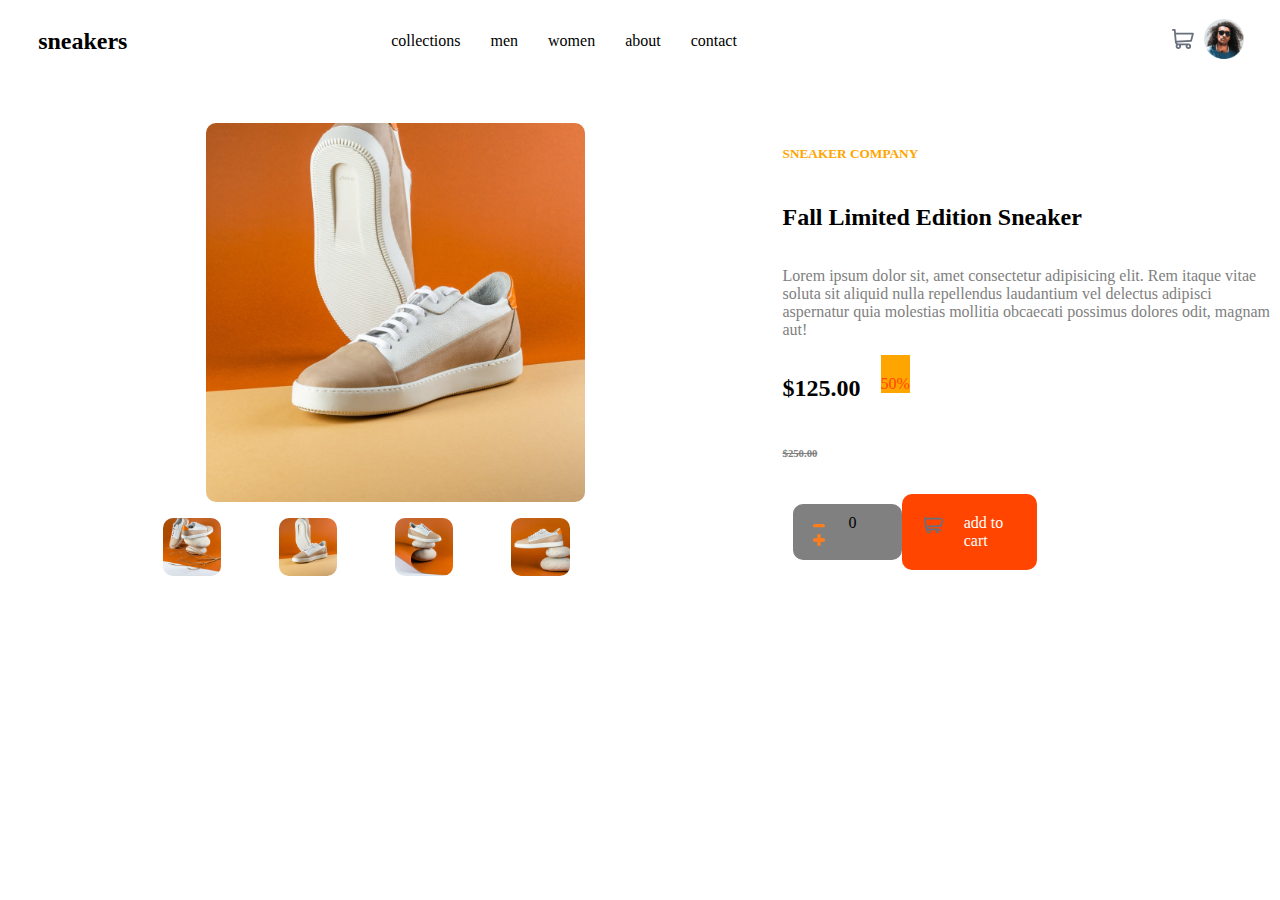
<file: index.html>
<!DOCTYPE html>
<html lang="en">
  <head>
    <meta charset="UTF-8" />
    <meta http-equiv="X-UA-Compatible" content="IE=edge" />
    <meta name="viewport" content="width=device-width, initial-scale=1.0" />
    <title>ecommerce</title>
    <title>Document</title>
    <link rel="stylesheet" href="ecomm.css" />
  </head>
  <body>
    <header>

      <div class="mobilemenoshow" id="mobilemenoshow">
        <div id="menuclose">
          <img src="./image/icon-close.svg" alt="">
        </div>
      <div>
        <ul>
          <li>Collection</li>
          <li>Men</li>
          <li>Women</li>
          <li>About</li>
          <li>Contact</li>
          </ul>
      </div>
      </div>

      <div class="mobile-bar" id="mobilemenu"> <img src="./image/icon-menu.svg" alt="" /></div>
      <div class="brand">
        <h2>sneakers</h2>
      </div>
      <div class="menu">
        <ul>
          <li><span>collections</span></li>
          <li><span>men</span></li>
          <li><span>women</span></li>
          <li><span>about</span></li>
          <li><span>contact</span></li>
        </ul>
      </div>
      <div class="menubar">
        <div>
          <img src="./image/icon-cart.svg" alt="cart" />
          <div class="showcart">
            <h4>cart</h4>
            <hr/>
            
          </div>
        </div>
        <div class="avatar">
          <img src="./image/image-avatar.png" alt="avator" />
        </div>
      </div>
    </header>
    <main id="main" class="main">
      <div class="tasvir">
        <div class="sport" id="sport">
          
        </div>

        <div class="tasvir2">
          <div class="top1" id="top1">
            <img src="./image/image-product-2-thumbnail.jpg" alt="" />
          </div>
          <div class="top2" id="top2">
            <img src="./image/image-product-1-thumbnail.jpg" alt="" />
          </div>
          <div class="top3" id="top3">
            <img src="./image/image-product-3-thumbnail.jpg" alt="" />
          </div>
          <div class="top4" id="top4">
            <img src="./image/image-product-4-thumbnail.jpg" alt="" />
          </div>
        </div>
      </div>

      <div class="sneaker">
        <div><h5>SNEAKER COMPANY</h5></div>
        <div><h2>Fall Limited Edition Sneaker</h2></div>
        <div>
          <p>
            Lorem ipsum dolor sit, amet consectetur adipisicing elit. Rem itaque
            vitae soluta sit aliquid nulla repellendus laudantium vel delectus
            adipisci aspernatur quia molestias mollitia obcaecati possimus
            dolores odit, magnam aut!
          </p>
        </div>
        <div class="percent">
          <div>
            <h2>$125.00</h2>
          <h6 >$250.00</h6>
        </div>
          <div>
            <span>50%</span>
          </div>
        </div>
        <div class="addcart">
          <div>
            <span><img src="./image/icon-minus.svg" alt=""></span>
            <span>0</span>
            <span><img src="./image/icon-plus.svg" alt=""></span>
          </div>
          <div >
            <span><img src="./image/icon-cart.svg" alt=""></span>
            <span class="btnatcart">add to cart</span>
          
          </div>
          
        </div>
      </div>
    </main>
    <div class="image2" id="image2">
      <div id="close" class="closs">
        <img src="./image/icon-close.svg" alt="">
      </div>
      <div class="tasvir">
        <div class="sport2" id="sport2">
          
        </div>

        <div class="tasvir2">
          <div class="top10" id="top10">
            <img src="./image/image-product-2-thumbnail.jpg" alt="" />
          </div>
          <div class="top20" id="top20">
            <img src="./image/image-product-1-thumbnail.jpg" alt="" />
          </div>
          <div class="top30" id="top30">
            <img src="./image/image-product-3-thumbnail.jpg" alt="" />
          </div>
          <div class="top40" id="top40">
            <img src="./image/image-product-4-thumbnail.jpg" alt="" />
          </div>
        </div>
      </div>
    </div>
    <script src="./ecimm.js"></script>
  </body>
</html>
</file>
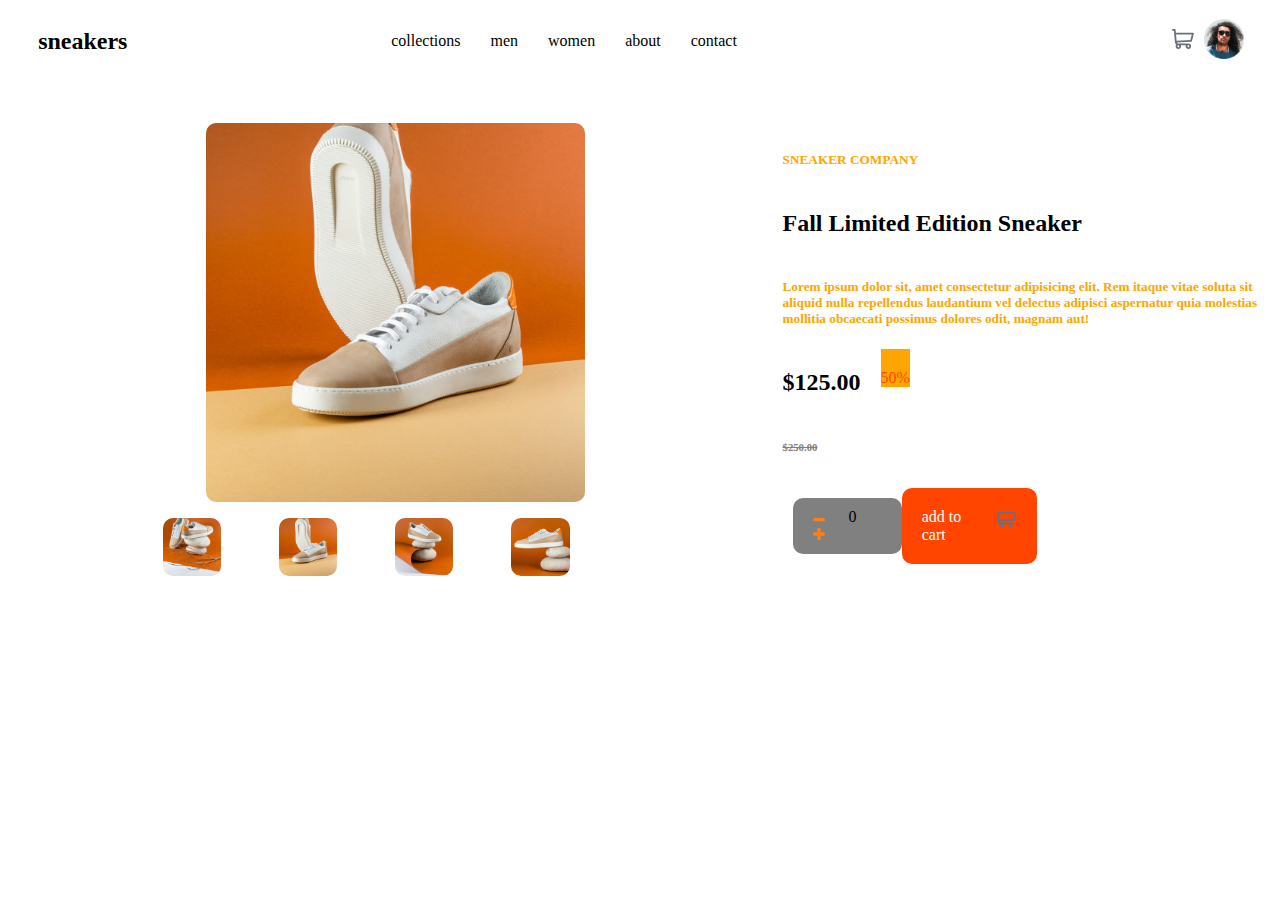
<file: ecomm.html>
<!DOCTYPE html>
<html lang="en">
  <head>
    <meta charset="UTF-8" />
    <meta http-equiv="X-UA-Compatible" content="IE=edge" />
    <meta name="viewport" content="width=device-width, initial-scale=1.0" />
    <title>ecommerce</title>
    <title>Document</title>
    <link rel="stylesheet" href="ecomm.css" />
  </head>
  <body>
    <header>
      <div class="mobile-bar"><img src="./image/icon-menu.svg" alt="" /></div>
      <div class="brand">
        <h2>sneakers</h2>
      </div>
      <div class="menu">
        <ul>
          <li><span>collections</span></li>
          <li><span>men</span></li>
          <li><span>women</span></li>
          <li><span>about</span></li>
          <li><span>contact</span></li>
        </ul>
      </div>
      <div class="menubar">
        <div><img src="./image/icon-cart.svg" alt="cart" /></div>
        <div class="avatar">
          <img src="./image/image-avatar.png" alt="avator" />
        </div>
      </div>
    </header>
    <main>
      <div class="tasvir">
        <div class="sport">
          <img src="./image/image-product-1.jpg" alt="" />
        </div>

        <div class="tasvir2">
          <div class="top1">
            <img src="./image/image-product-2-thumbnail.jpg" alt="" />
          </div>
          <div class="top2">
            <img src="./image/image-product-1-thumbnail.jpg" alt="" />
          </div>
          <div class="top3">
            <img src="./image/image-product-3-thumbnail.jpg" alt="" />
          </div>
          <div class="top4">
            <img src="./image/image-product-4-thumbnail.jpg" alt="" />
          </div>
        </div>
      </div>

      <div class="sneaker">
        <div><h5>SNEAKER COMPANY</h5></div>
        <div><h2>Fall Limited Edition Sneaker</h2></div>
        <div>
          <h5>
            Lorem ipsum dolor sit, amet consectetur adipisicing elit. Rem itaque
            vitae soluta sit aliquid nulla repellendus laudantium vel delectus
            adipisci aspernatur quia molestias mollitia obcaecati possimus
            dolores odit, magnam aut!
          </h5>
        </div>
        <div class="percent">
          <div>
            <h2>$125.00</h2>
          <h6>$250.00</h6>
        </div>
          <div>
            <span>50%</span>
          </div>
        </div>
        <div class="addcart">
          <div>
            <span><img src="./image/icon-minus.svg" alt=""></span>
            <span>0</span>
            <span><img src="./image/icon-plus.svg" alt=""></span>
          </div>
          <div>
            <span class="btnatcart">add to cart</span>
          <span><img src="./image/icon-cart.svg" alt=""></span>
          </div>
          
        </div>
      </div>
    </main>
  </body>
</html>
</file>
<file: ecomm.css>
*{
    box-sizing: border-box;
}
header{
    max-width: 100%;
    display: flex;
    align-items: center;
    justify-content: space-around;
    margin-bottom: 1rem;
}
.brand{
    width: 20%;
}
.menubar{
display: flex;
align-items: center;
justify-content: center;
cursor: pointer;
gap: 10px;
position: relative;
}
.menu{
display: flex;

width: 60%;
}

.menu ul{
display: flex;
align-items: center;
justify-content: space-around;
gap: 30px;
list-style: none;
}
.menu ul li:hover{
cursor: pointer;
border-bottom: 3px solid orange;
padding-bottom: 5px;
}
.avatar img{
    width: 40px;
}
.mobile-bar{
    display: none;
}

.sport, .sport2{
    justify-content:center;
    width: 70%;
    display: flex;
    align-items: center;
    
}
.tasvir{
    
    display: flex;
    align-items: center;
    justify-content: center;
    max-width: 100%;
    flex-direction: column;
    gap:1rem;
}
.tasvir2{
    justify-content: center;
    cursor: pointer;
    max-width: 60%;
    align-items: center;
    display: flex;
   /* background-color: aqua;*/
}
main{
    display: flex;
    align-items: center;
    justify-content: center;
    max-width: 100%;
    margin-top: 3rem;
}
.avatar{
    width: 50%;
}


.sport img{
    width: 70%;
    height: 70%;
}
.tasvir2 img{
    width: 50%;
    height: 50%;
}
h6{
    text-decoration: line-through;
}


.sneaker{
    display: flex;
    align-items:left;
    flex-direction: column;
    justify-content:center;
    width: 50%;
}
.addcart{
    display: flex;
    align-items: center;
    justify-content: space-around;
    width: 50%;
    margin: 10px;
    cursor: pointer;
}
.addcart div span{
    padding: 10px;
}
.addcart div{
    padding: 10px;
    border-radius: 10px;
}
.addcart div:first-child{
    background-color: gray;
    
}
.addcart div:last-child{
    display: flex;
    background-color:orangered ;
    
}

.percent{
    display: flex;
    align-items: flex-start;
    justify-content: left;
   
    width: 50%;
}
.percent div:first-child{
    display: flex;
    align-items: flex-start;
    justify-content: flex-start;
    flex-direction: column;
    margin-right: 10px;
}
.percent div:last-child{
    justify-content: space-around;
    padding-top: 20px;
    margin-left: 10px;
    background-color: orange;
    color: orangered;

}
.btnatcart{
    color: white;
}

.percent h6 {
    color: grey;
}
.sneaker p{
    color: grey;
}
.sneaker h5{
    color: orange;
}
main img{
    border-radius: 10px;
}

.showcart{
    background-color: rgb(228, 223, 223);
    width: 200px;
    height: 150px;
    border-radius: 10px;
    padding: 5px;
    position: absolute;
    left: -6rem;
    top: 3rem;
    display: none;
    animation: cart 1s ease-in-out;
}

.menubar:hover .showcart{
    display: flex;
    flex-direction: column;
    
    
}
@keyframes cart{
    0%{
        left: -8rem;
        top:5rem;
        opacity: 0.3;
    }       
    50%{
        left: -7rem;
        top:4rem;
        opacity: 0.6;
    }       
    100%{
        left: -6em;
        top: 3rem;
        opacity: 0.8;
    }       
}

.image2{
    display: none;
    width: 0;
    height: 0;
}
.sport2 img{
    width: 50%;
    height: 50%;

}
.image2show{
    display: flex;
    align-items: center;
    justify-content: center;
    width: 100%;
    flex-direction: column;
    gap:1rem;  
    position: absolute;
    left: 0;
    top: 0;
    margin-top: 7rem;
}
.mainblur{
    filter: blur(8px);
}
.mobilemenoshow{
    display: none;
}
.mobilemenoshoww{
    display: flex;
    position: absolute;
    top: 0;
    left: 0;
    height: 100%;
    width: 50%;
    background-color: rgb(224, 200, 247);
    padding: 10px;
}
.mobilemenoshoww ul{
list-style: none;
margin-top: 2rem;
}
.mobilemenoshoww ul li{
    margin-top: 20px;
}
.closs{
    align-self:left;
}

@media (max-width:780px) {
    .mobile-bar{
        display: flex;
    }
    .menu{
        display: none;
    }
    .main{
        flex-direction: column;
    }
    .addcart{
            flex-direction: column;
    }
}
</file>
